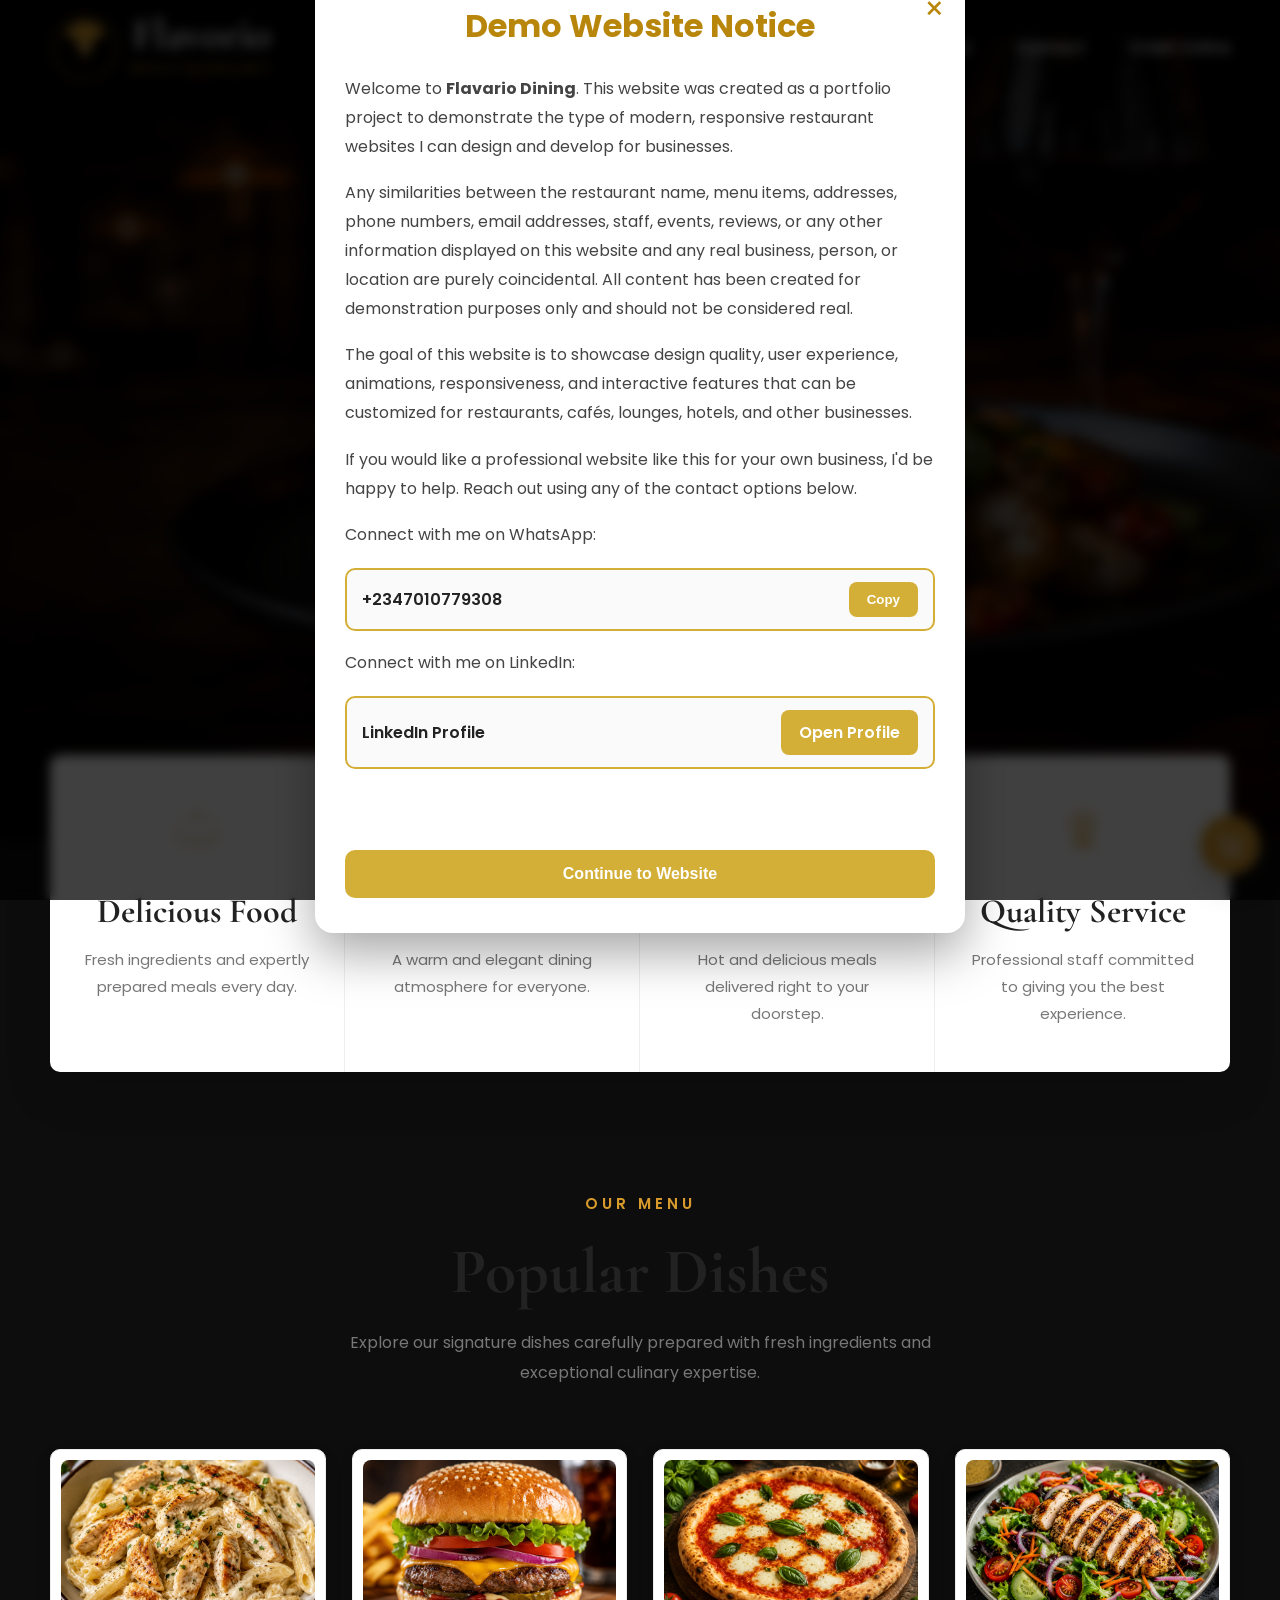
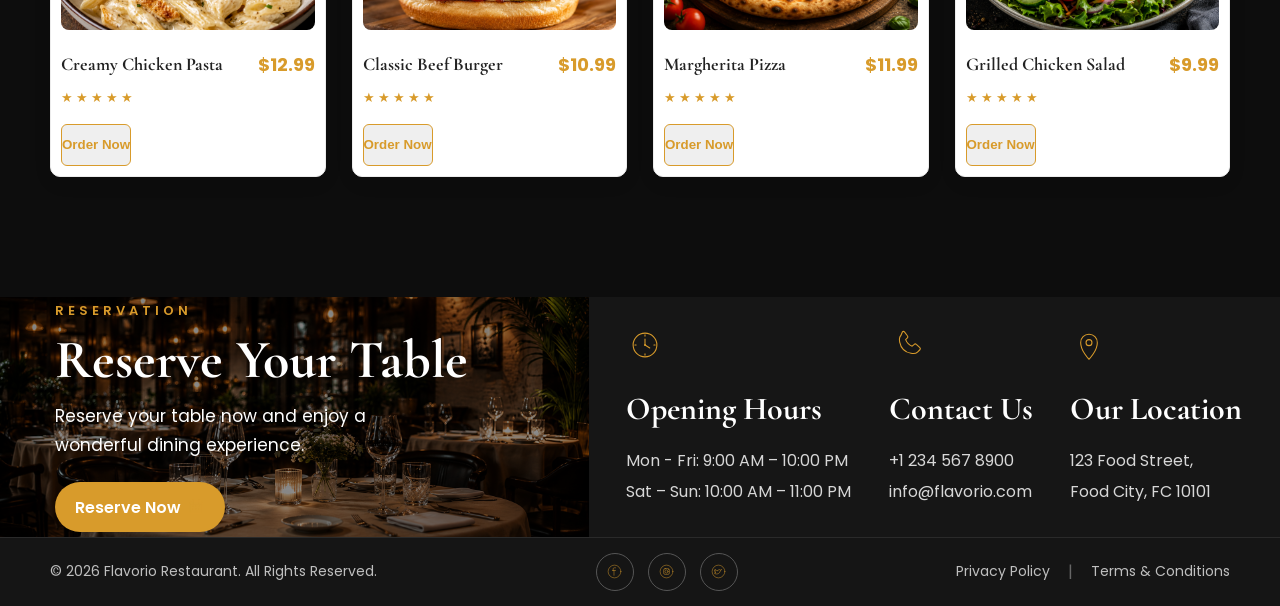
<file: index.html>
<!DOCTYPE html>
<html lang="en">
<head>
  <meta charset="UTF-8">
  <meta http-equiv="X-UA-Compatible" content="IE=Edge">
  <meta name="viewport" content="width=device-width, initial-scale=1">

<meta name="title" content="Flavario-Restaurant Premium Website">
<meta name="description" content="Flavorio is a modern, fully responsive restaurant website featuring elegant UI/UX, interactive food galleries, table reservations, Google Maps integration, smooth animations, and a mobile-first design. Built with clean HTML, CSS, and JavaScript to deliver a premium dining experience.">

<!-- Open Graph / Facebook / WhatsApp / LinkedIn -->
<meta property="og:type" content="website">
<meta property="og:title" content="Flavorio – Premium Restaurant Website">
<meta property="og:description" content="Modern, elegant, and fully responsive restaurant website with interactive menus, reservations, Google Maps integration, smooth animations, and premium UI/UX.">
<meta property="og:image" content="https://flavario-restaurant.onrender.com/Flavario-Image.jpg">
<meta property="og:image:width" content="1200">
<meta property="og:image:height" content="630">
<meta property="og:image:type" content="image/jpeg">
<meta property="og:image:alt" content="Good Food, Good Mood - Flavorio Restaurant">
<meta property="og:url" content="https://flavario-restaurant.onrender.com">
<meta property="og:site_name" content="Flavorio">

<!-- Twitter / X -->
<meta name="twitter:card" content="summary_large_image">
<meta name="twitter:title" content="Flavorio – Premium Restaurant Website">
<meta name="twitter:description" content="A modern restaurant website showcasing elegant design, responsive layouts, reservations, interactive galleries, and premium user experience.">
<meta name="twitter:image" content="https://flavario-restaurant.onrender.com/Flavario-Image.jpg">

<!-- SEO -->
<meta name="keywords" content="Restaurant Website, Flavorio, HTML, CSS, JavaScript, Responsive Website, Frontend Developer, UI UX, Restaurant Design, Portfolio, Web Development">
<meta name="author" content="Frankey">

  <title>Flavario-Restaurant | Homepage</title>
  <link rel="preconnect" href="https://fonts.googleapis.com">

<link rel="preconnect"
href="https://fonts.gstatic.com"
crossorigin>

<link href="https://fonts.googleapis.com/css2?family=Cormorant+Garamond:wght@500;600;700&family=Poppins:wght@300;400;500;600;700&display=swap"
rel="stylesheet">
  
  <link rel="stylesheet" href="style.css">
</head>

<body>
<header class="header">

    <div class="container">

        <a href="#" class="logo">

            <img src="logo.svg" alt="Flavorio Logo" class="logo-img">

            <div class="logo-info">

                <h1 class="logo-title">Flavorio</h1>

                <span class="logo-subtitle">RESTAURANT</span>

            </div>

        </a>

        <nav class="navbar">

            <ul class="nav-list">

                <li>
                    <a href="index.html" class="active">Home</a>
                </li>



                <li>
                    <a href="menu.html">Menu</a>
                </li>

                <li>
                    <a href="gallery.html">Gallery</a>
                </li>

                <li>
                    <a href="reservation.html">Reservations</a>
                </li>
                
                                <li>
                    <a href="about.html">About</a>
                </li>

                <li>
                    <a href="contact.html">Contact</a>
                </li>
                

                <li>
                                        <a href="order.html" >Order Online</a>
                                                        </li>

                


            </ul>

        </nav>


    </div>

</header>

<!--==============================
HERO SECTION
===============================-->

<section class="hero">

    <img src="hero.jpg"
         alt="Restaurant Hero"
         class="hero-image">

    <div class="hero-overlay"></div>

    <div class="hero-container">

        <div class="hero-content">

            <span class="hero-tag">

                WELCOME TO FLAVORIO

            </span>

            <h1 class="hero-title">

                Good Food,<br>
                Good Mood

            </h1>

            <p class="hero-description">

                Experience exceptional dining where every dish is crafted
                with passion, fresh ingredients and unforgettable flavors.

            </p>

            <div class="hero-buttons">

                <a href="menu.html" class="primary-btn">

                    <span>Explore Menu</span>

                    <img src="fork.svg" alt="Fork">

                </a>

<a href="reservation.html" class="secondary-btn">
    Reserve a Table
</a>

            </div>

        </div>

    </div>

</section>

<!--==============================
FEATURES
===============================-->

<section class="features">

    <div class="features-container">

        <div class="feature-item">

            <img src="cloche.svg" alt="Food">

            <h3>Delicious Food</h3>

            <p>
                Fresh ingredients and expertly prepared meals every day.
            </p>

        </div>

        <div class="feature-item">

            <img src="chair.svg" alt="Ambiance">

            <h3>Cozy Ambiance</h3>

            <p>
                A warm and elegant dining atmosphere for everyone.
            </p>

        </div>

        <div class="feature-item">

            <img src="delivery.svg" alt="Delivery">

            <h3>Fast Delivery</h3>

            <p>
                Hot and delicious meals delivered right to your doorstep.
            </p>

        </div>

        <div class="feature-item">

<img srcset="badge.svg" src="badge.svg" alt="badge.svg">

            <h3>Quality Service</h3>

            <p>
                Professional staff committed to giving you the best experience.
            </p>

        </div>

    </div>

</section>

<!--==============================
POPULAR DISHES
===============================-->

<section class="popular">

    <span class="popular-subtitle">
        OUR MENU
    </span>

    <h2 class="popular-title">
        Popular Dishes
    </h2>

    <p class="popular-text">

        Explore our signature dishes carefully prepared with fresh
        ingredients and exceptional culinary expertise.

    </p>


</a>
<div class="popular-grid">
    


    <div class="menu-card">

        <img src="pasta.jpg" alt="Creamy Chicken Pasta">

        <div class="menu-content">

            <div class="menu-header">

                <h3>Creamy Chicken Pasta</h3>

                <span>$12.99</span>

            </div>

            <div class="stars">

                ★ ★ ★ ★ ★

            </div>

<button class="menu-btn add-home-order"
    data-id="pasta1"
    data-name="Creamy Chicken Pasta"
    data-image="pasta.jpg"
    data-price="12.99">
    Order Now
</button>

        </div>

    </div>

    <div class="menu-card">

        <img src="burger.jpg" alt="Burger">

        <div class="menu-content">

            <div class="menu-header">

                <h3>Classic Beef Burger</h3>

                <span>$10.99</span>

            </div>

            <div class="stars">

                ★ ★ ★ ★ ★

            </div>

<button class="menu-btn add-home-order"
    data-id="burger1"
    data-name="Classic Beef Burger"
    data-image="burger.jpg"
    data-price="10.99">
    Order Now
</button>

        </div>

    </div>

    <div class="menu-card">

        <img src="pizza.jpg" alt="Pizza">

        <div class="menu-content">

            <div class="menu-header">

                <h3>Margherita Pizza</h3>

                <span>$11.99</span>

            </div>

            <div class="stars">

                ★ ★ ★ ★ ★

            </div>

<button class="menu-btn add-home-order"
    data-id="pizza1"
    data-name="Margherita Pizza"
    data-image="pizza.jpg"
    data-price="11.99">
    Order Now
</button>

        </div>

    </div>

    <div class="menu-card">

        <img src="salad.jpg" alt="Salad">

        <div class="menu-content">

            <div class="menu-header">

                <h3>Grilled Chicken Salad</h3>

                <span>$9.99</span>

            </div>

            <div class="stars">

                ★ ★ ★ ★ ★

            </div>

<button class="menu-btn add-home-order"
    data-id="salad1"
    data-name="Grilled Chicken Salad"
    data-image="salad.jpg"
    data-price="9.99">
    Order Now
</button>

        </div>

    </div>

</div>

</section>


<!--==============================
RESERVATION
===============================-->

<section class="reservation-section">

    <div class="reservation-card">

        <img src="reservation.jpg" alt="Reservation">

        <div class="reservation-overlay">

            <span>RESERVATION</span>

            <h2>Reserve Your Table</h2>

            <p>

                Reserve your table now and enjoy
                a wonderful dining experience.

            </p>

      <a href="reservation.html" class="book-btn">
    Reserve Now
    <img src="calendar.svg" alt="Calendar">
</a>

        </div>

    </div>


    <div class="info-section">

        <div class="info-box">

            <img src="clock.svg" alt="Clock">

            <h3>Opening Hours</h3>

            <p>Mon - Fri: 9:00 AM – 10:00 PM</p>

            <p>Sat – Sun: 10:00 AM – 11:00 PM</p>

        </div>

        <div class="info-box">

            <img src="phone.svg" alt="Phone">

            <h3>Contact Us</h3>

            <p>+1 234 567 8900</p>

            <p>info@flavorio.com</p>

        </div>

        <div class="info-box">

            <img src="location.svg" alt="Location">

            <h3>Our Location</h3>

            <p>123 Food Street,</p>

            <p>Food City, FC 10101</p>

        </div>

    </div>

</section>

<!--==================================
FOOTER
===================================-->

<footer class="footer">

    <div class="footer-container">

        <div class="footer-left">

            © 2026 Flavorio Restaurant. All Rights Reserved.

        </div>

        <div class="footer-social">

            <a href="#">

                <img src="facebook.svg" alt="Facebook">

            </a>

            <a href="#">

                <img src="instagram.svg" alt="Instagram">

            </a>

            <a href="#">

                <img src="twitter.svg" alt="Twitter">

            </a>

        </div>

        <div class="footer-right">

            <a href="#">Privacy Policy</a>

            <span>|</span>

            <a href="#">Terms & Conditions</a>

        </div>

    </div>

</footer>

<!-- BOOKING MODAL -->

<div class="booking-modal" id="bookingModal">

    <div class="booking-box">

        <button class="close-modal">&times;</button>

        <h2>Reserve Your Table</h2>

        <p>Book a table and enjoy an unforgettable dining experience.</p>

        <form>

            <div class="input-group">

                <label>Full Name</label>

                <input type="text" placeholder="Enter your name" required>

            </div>

            <div class="input-group">

                <label>Email</label>

                <input type="email" placeholder="Enter your email" required>

            </div>

            <div class="input-group">

                <label>Phone Number</label>

                <input type="tel" placeholder="Enter phone number" required>

            </div>

            <div class="double-input">

                <div class="input-group">

                    <label>Date</label>

                    <input type="date" required>

                </div>

                <div class="input-group">

                    <label>Time</label>

                    <input type="time" required>

                </div>

            </div>

            <div class="input-group">

                <label>Guests</label>

                <select required>

                    <option>1 Person</option>
                    <option>2 People</option>
                    <option>3 People</option>
                    <option>4 People</option>
                    <option>5 People</option>
                    <option>6+ People</option>

                </select>

            </div>

            <button class="reserve-btn" type="submit">

                Reserve Table

            </button>

        </form>

    </div>

</div>

<div id="demoModal" class="modal">
    <div class="modal-content">

        <span class="close-btn">&times;</span>

        <h2>Demo Website Notice</h2>

        <p>
            Welcome to <strong>Flavario Dining</strong>. This website was
            created as a portfolio project to demonstrate the type of
            modern, responsive restaurant websites I can design and develop
            for businesses.
        </p>

        <p>
            Any similarities between the restaurant name, menu items,
            addresses, phone numbers, email addresses, staff, events,
            reviews, or any other information displayed on this website and
            any real business, person, or location are purely coincidental.
            All content has been created for demonstration purposes only and
            should not be considered real.
        </p>

        <p>
            The goal of this website is to showcase design quality,
            user experience, animations, responsiveness, and interactive
            features that can be customized for restaurants, cafés,
            lounges, hotels, and other businesses.
        </p>

        <p>
            If you would like a professional website like this for your own
            business, I'd be happy to help. Reach out using any of the
            contact options below.
        </p>

        <!-- WhatsApp -->
        
        <p>Connect with me on WhatsApp:</p>
        <div class="contact-box">
            <span id="whatsappNumber">+2347010779308</span>
            <button id="copyWhatsappBtn">Copy</button>
        </div>

        <!-- LinkedIn -->
<p>Connect with me on LinkedIn:</p>

<div class="contact-box">
    <span>LinkedIn Profile</span>

    <a href="https://www.linkedin.com/in/your-linkedin-username"
       target="_blank"
       rel="noopener noreferrer"
       class="linkedin-btn">
        Open Profile
    </a>
</div>

        <p id="copyMessage"></p>

        <button id="closeModalBtn">
            Continue to Website
        </button>

    </div>
</div>

<script>
    const modal = document.getElementById("demoModal");
const closeBtn = document.querySelector(".close-btn");
const continueBtn = document.getElementById("closeModalBtn");
const copyMessage = document.getElementById("copyMessage");

window.addEventListener("load", () => {
    modal.style.display = "flex";
});

closeBtn.addEventListener("click", () => {
    modal.style.display = "none";
});

continueBtn.addEventListener("click", () => {
    modal.style.display = "none";
});

window.addEventListener("click", (e) => {
    if (e.target === modal) {
        modal.style.display = "none";
    }
});

document.getElementById("copyWhatsappBtn").addEventListener("click", async () => {
    const text = document.getElementById("whatsappNumber").textContent;

    await navigator.clipboard.writeText(text);

    copyMessage.textContent = "WhatsApp number copied!";
});
</script>

<!-- ==========================
     MINI CART
========================== -->

<div class="mini-cart-overlay"></div>

<div class="mini-cart" id="miniCart">

    <div class="mini-cart-header">

        <h3>Your Order</h3>

        <button id="closeMiniCart">&times;</button>

    </div>

    <div class="mini-cart-items" id="miniCartItems">

        <p class="empty-cart">
            Your cart is empty.
        </p>

    </div>

    <div class="mini-cart-footer">

        <div class="mini-total">

            <span>Subtotal</span>

            <strong id="miniSubtotal">$0.00</strong>

        </div>

        <a href="order.html" class="view-cart-btn">

            View Cart →

        </a>

    </div>

</div>
<a href="order.html" class="floating-cart">

    <img src="cart.svg" alt="Cart">

    <span id="cart-count-floating" class="cart-count">0</span>

</a>

<div id="desktopModal" class="desktop-modal">

    <div class="desktop-modal-content">

        <h2><img src="laptop.svg" alt="laptop.svg"><br /> Best Viewed in Desktop Mode</h2>

        <p>
            This website was designed primarily for desktop viewing to
            showcase its full layout, animations, and interactive features.
        </p>

        <p>
            If you're using a phone or tablet, we recommend enabling
            <strong>"Desktop site"</strong> in your browser for the best
            experience.
        </p>

        <button id="desktopContinueBtn">
            Continue Anyway
        </button>

    </div>

</div>
<div id="toast" class="toast"></div>
<script>
    document.addEventListener("click", function(e){

    if(!e.target.classList.contains("add-home-order")) return;

    const item = {

        id: e.target.dataset.id,
        name: e.target.dataset.name,
        image: e.target.dataset.image,
        price: Number(e.target.dataset.price),
        quantity: 1

    };

    let cart = JSON.parse(localStorage.getItem("flavorioCart")) || [];

    const existing = cart.find(food => food.id === item.id);

    if(existing){

        existing.quantity++;

    }else{

        cart.push(item);

    }

    localStorage.setItem("flavorioCart", JSON.stringify(cart));

    updateCartCount();
    renderMiniCart();
    openMiniCart();

    toast(item.name + " added to your order.");

});

function toast(message){

    const el = document.getElementById("toast");

    el.textContent = message;

    el.classList.add("show");

    clearTimeout(el.timer);

    el.timer = setTimeout(() => {
        el.classList.remove("show");
    }, 2500);

}

function updateCartCount(){

    const cart = JSON.parse(localStorage.getItem("flavorioCart")) || [];

    const total = cart.reduce((sum,item)=>sum+item.quantity,0);

    const badge = document.getElementById("cart-count");
    const floating = document.getElementById("cart-count-floating");

    if(badge){

        badge.textContent = total;
        badge.style.display = total ? "flex" : "none";

    }

    if(floating){

        floating.textContent = total;
        floating.style.display = total ? "flex" : "none";

    }

}

function renderMiniCart(){

    const cart = JSON.parse(localStorage.getItem("flavorioCart")) || [];

    if(cart.length === 0){

        miniItems.innerHTML = `
            <p class="empty-cart">
                Your cart is empty.
            </p>
        `;

        miniSubtotal.textContent = "$0.00";

        return;

    }

    let subtotal = 0;

    miniItems.innerHTML = "";

    cart.forEach(item=>{

        subtotal += item.price * item.quantity;

        miniItems.innerHTML += `

            <div class="mini-cart-item">

                <img src="${item.image}" alt="${item.name}">

                <div class="mini-item-info">

                    <h4>${item.name}</h4>

                    <p>

                        $${item.price.toFixed(2)} × ${item.quantity}

                    </p>

                </div>

            </div>

        `;

    });

    miniSubtotal.textContent = "$" + subtotal.toFixed(2);

}

function openMiniCart(){

    renderMiniCart();

    miniCart.classList.add("show");
    miniOverlay.classList.add("show");

    clearTimeout(miniCartTimer);

    miniCartTimer = setTimeout(() => {
        closeMini();
    }, 3000);

}

function closeMini(){

    miniCart.classList.remove("show");

    miniOverlay.classList.remove("show");

}

let miniCartTimer;

const miniCart = document.getElementById("miniCart");
const miniOverlay = document.querySelector(".mini-cart-overlay");
const miniItems = document.getElementById("miniCartItems");
const miniSubtotal = document.getElementById("miniSubtotal");
const closeMiniCart = document.getElementById("closeMiniCart");

closeMiniCart.onclick = closeMini;
miniOverlay.onclick = closeMini;


updateCartCount();

const desktopModal = document.getElementById("desktopModal");
const desktopContinueBtn = document.getElementById("desktopContinueBtn");

window.addEventListener("load", () => {

    if(window.innerWidth <= 992){

        setTimeout(() => {

            desktopModal.style.display = "flex";

        }, 800);

    }

});

desktopContinueBtn.onclick = function(){

    desktopModal.style.display = "none";

};
</script>
</body>
</html>
</file>
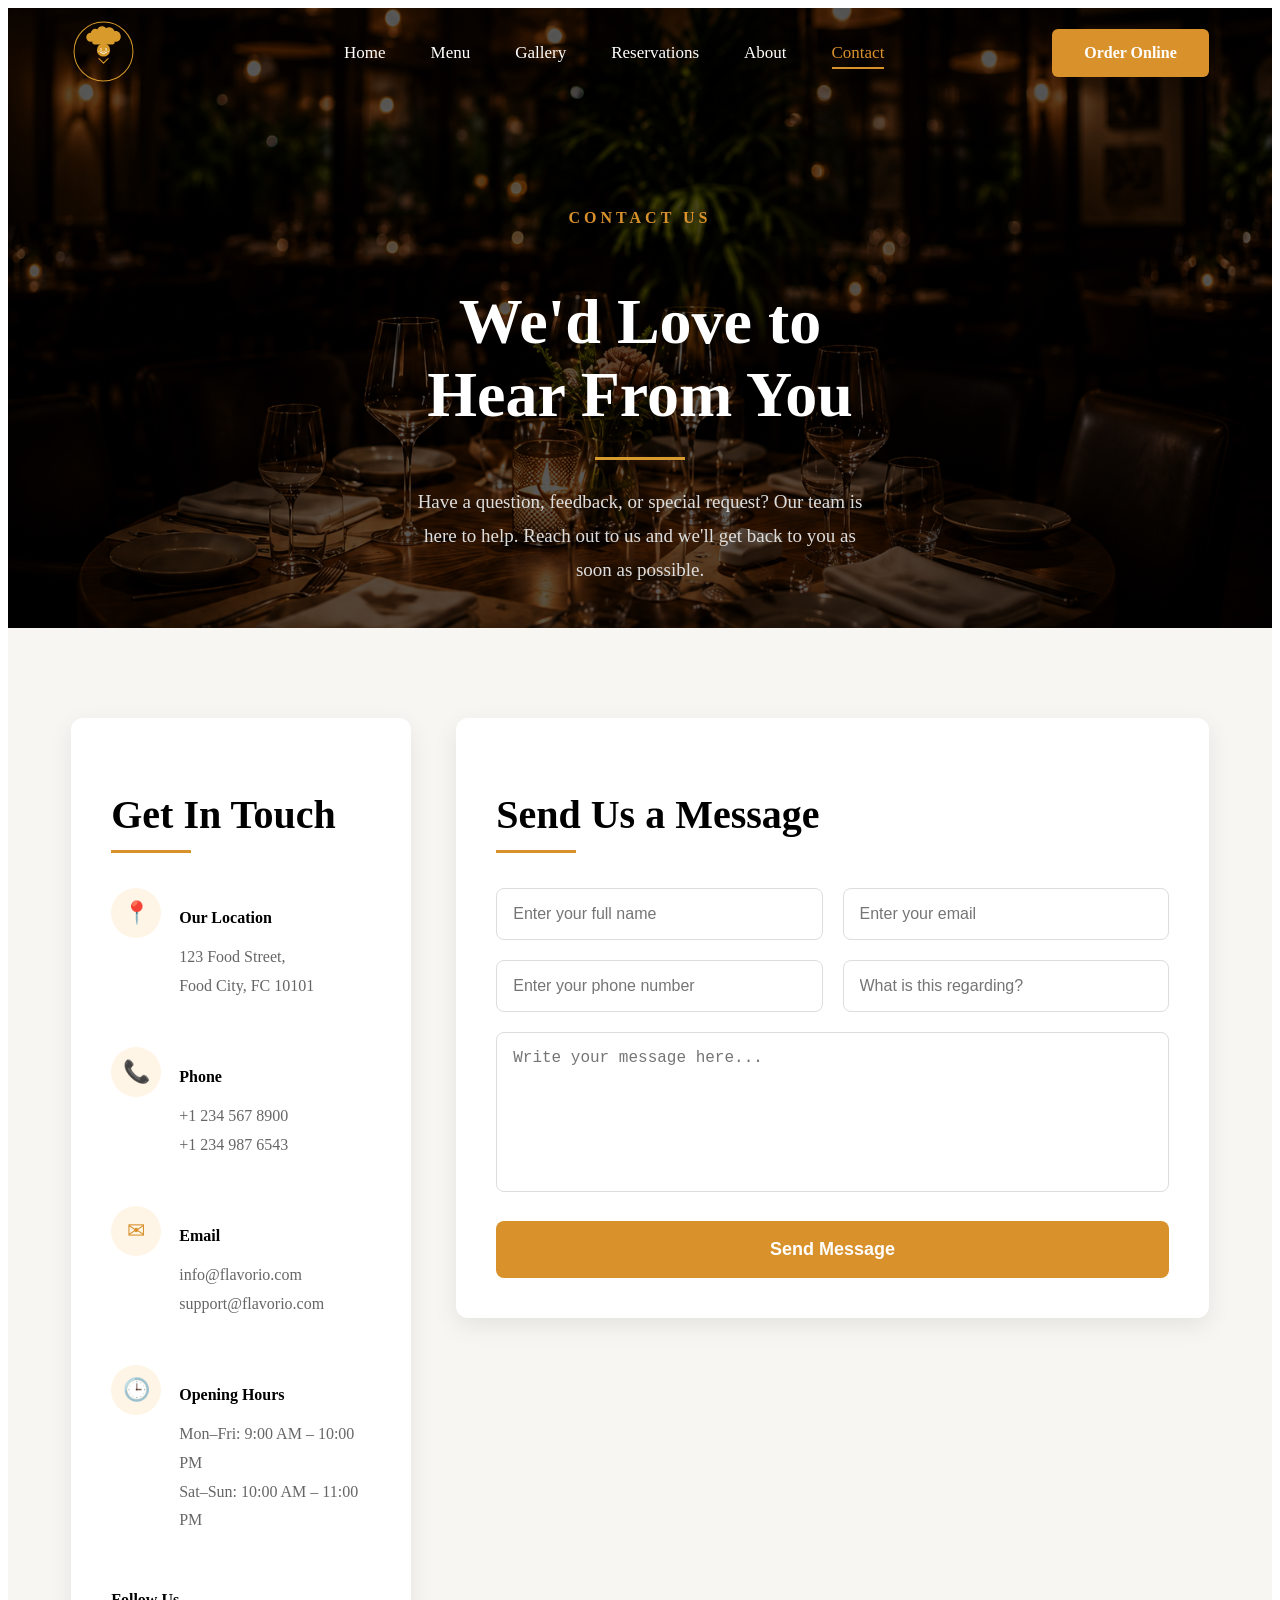
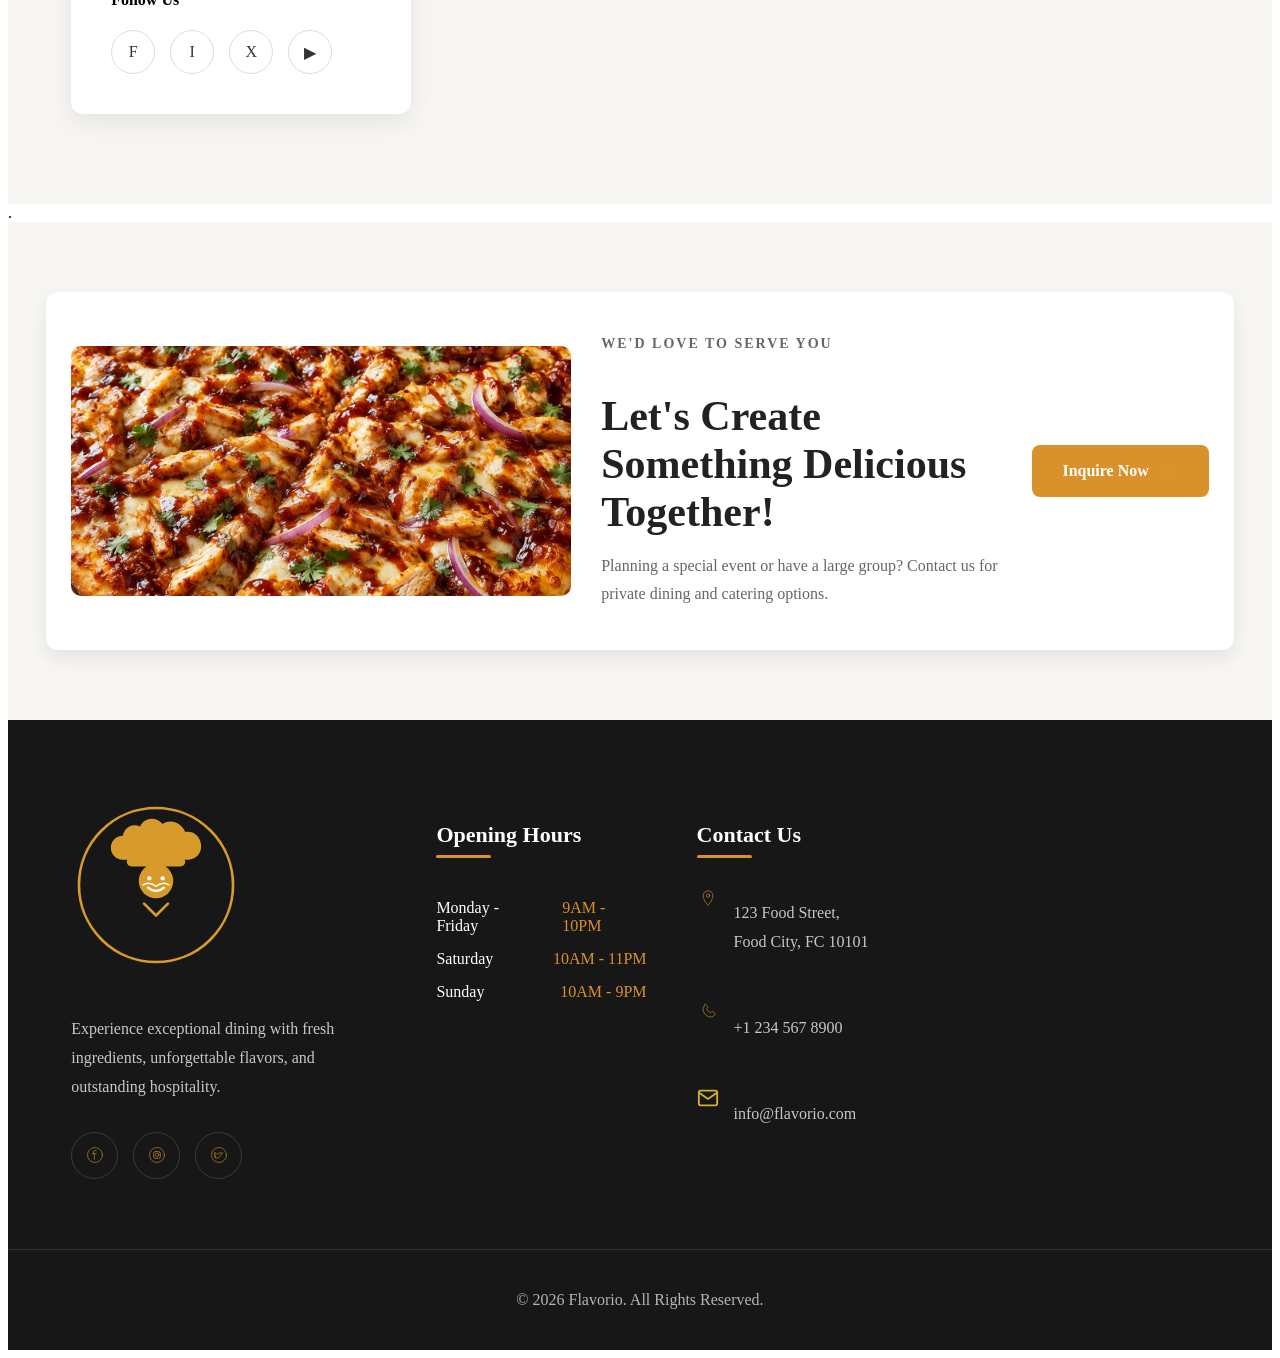
<file: contact.html>
<!DOCTYPE html>
<html>

<head>
        <meta charset="UTF-8">
        <meta name="viewport" content="width=device-width, initial-scale=1">
        <title>Flavario-Restaurant | Contact Page</title>
        <link rel="stylesheet" href="contact.css">
</head>

<body>
        <header class="contact-header">

    <nav class="navbar">

        <div class="logo">

            <img src="logo.svg" alt="Flavorio">

        </div>

        <ul class="nav-links">

            <li><a href="index.html">Home</a></li>

           
            <li><a href="menu.html">Menu</a></li>

            <li><a href="gallery.html">Gallery</a></li>

            <li><a href="reservation.html">Reservations</a></li>
            
             <li><a href="about.html">About</a></li>


            <li><a class="active" href="contact.html">Contact</a></li>

        </ul>

        <a href="order.html" class="order-btn">
            Order Online
        </a>

    </nav>

    <div class="hero-content">

        <p class="sub-title">
            CONTACT US
        </p>

        <h1>
            We'd Love to <br>
            Hear From You
        </h1>

        <div class="divider"></div>

        <p class="hero-text">

            Have a question, feedback, or special request?

            Our team is here to help. Reach out to us

            and we'll get back to you as soon as possible.

        </p>

    </div>

</header>

<section class="contact-section">

    <div class="contact-container">

        <!-- Left Side -->

        <div class="contact-info">

            <h2>Get In Touch</h2>

            <div class="section-divider"></div>

            <div class="info-box">

                <div class="icon">📍</div>

                <div>

                    <h4>Our Location</h4>

                    <p>123 Food Street,<br>
                    Food City, FC 10101</p>

                </div>

            </div>

            <div class="info-box">

                <div class="icon">📞</div>

                <div>

                    <h4>Phone</h4>

                    <p>
                        +1 234 567 8900 <br>
                        +1 234 987 6543
                    </p>

                </div>

            </div>

            <div class="info-box">

                <div class="icon">✉</div>

                <div>

                    <h4>Email</h4>

                    <p>

                        info@flavorio.com <br>

                        support@flavorio.com

                    </p>

                </div>

            </div>

            <div class="info-box">

                <div class="icon">🕒</div>

                <div>

                    <h4>Opening Hours</h4>

                    <p>

                        Mon–Fri: 9:00 AM – 10:00 PM <br>

                        Sat–Sun: 10:00 AM – 11:00 PM

                    </p>

                </div>

            </div>

            <div class="social">

                <h4>Follow Us</h4>

                <div class="social-icons">

                    <a href="#">F</a>

                    <a href="#">I</a>

                    <a href="#">X</a>

                    <a href="#">▶</a>

                </div>

            </div>

        </div>

        <!-- Right Side -->

        <div class="contact-form">

            <h2>Send Us a Message</h2>

            <div class="section-divider"></div>

           <form id="contactForm">

    <div class="input-group">

        <input
            type="text"
            id="fullName"
            placeholder="Enter your full name"
            required>

        <input
            type="email"
            placeholder="Enter your email"
            required>


                <input  
                type="tel"  
                placeholder="Enter your phone number">  

                <input  
                type="text"  
                placeholder="What is this regarding?">  

            </div>  

            <textarea  
            rows="7"  
            placeholder="Write your message here..."  
            required></textarea>
            
                <button type="submit">
        Send Message
    </button>

    </div>




</form>

        </div>

    </div>

</section>.

<section class="cta-section">

    <div class="cta-container">

        <div class="cta-image">

            <img src="catering.jpg" alt="Catering">

        </div>

        <div class="cta-content">

            <p class="cta-subtitle">
                WE'D LOVE TO SERVE YOU
            </p>

            <h2>
                Let's Create Something Delicious Together!
            </h2>

            <p>
                Planning a special event or have a large group?
                Contact us for private dining and catering options.
            </p>

        </div>

        <div class="cta-button">

            <a href="#">

                Inquire Now

                <img src="calendar.svg" alt="Calendar">

            </a>

        </div>

    </div>

</section>
<footer class="footer">

    <div class="footer-container">

        <!-- Logo & About -->

        <div class="footer-column">

            <img src="logo.svg"
                 alt="Flavorio"
                 class="footer-logo">

            <p>
                Experience exceptional dining with fresh
                ingredients, unforgettable flavors, and
                outstanding hospitality.
            </p>

            <div class="footer-social">

                <a href="#">
                    <img src="facebook.svg" alt="Facebook">
                </a>

                <a href="#">
                    <img src="instagram.svg" alt="Instagram">
                </a>

                <a href="#">
                    <img src="twitter.svg" alt="Twitter">
                </a>

            </div>

        </div>

        <!-- Opening Hours -->

        <div class="footer-column">

            <h3>Opening Hours</h3>

            <ul class="hours">

                <li>Monday - Friday <span>9AM - 10PM</span></li>

                <li>Saturday <span>10AM - 11PM</span></li>

                <li>Sunday <span>10AM - 9PM</span></li>

            </ul>

        </div>


        <!-- Contact -->

        <div class="footer-column">

            <h3>Contact Us</h3>

            <div class="footer-contact">

                <div>

                    <img src="location.svg" alt="Location">

                    <p>
                        123 Food Street,<br>
                        Food City, FC 10101
                    </p>

                </div>

                <div>

                    <img src="phone.svg" alt="Phone">

                    <p>
                        +1 234 567 8900
                    </p>

                </div>

                <div>

                    <img src="email.svg" alt="Email">

                    <p>
                        info@flavorio.com
                    </p>

                </div>

            </div>

        </div>

    </div>


    <div class="footer-bottom">

        <p>
            © 2026 Flavorio. All Rights Reserved.
        </p>

    </div>

</footer>
<div id="messageModal" class="message-modal">

    <div class="message-box">

        <img src="check-circle.svg" alt="Success">

        <h2>Message Sent</h2>

        <p id="messageText"></p>

        <button id="closeMessageBtn">Done</button>

    </div>

</div>

<script>
    const form = document.getElementById("contactForm");

const modal = document.getElementById("messageModal");

const messageText = document.getElementById("messageText");

const closeBtn = document.getElementById("closeMessageBtn");

form.addEventListener("submit", function(e){

    e.preventDefault();

    const name = document.getElementById("fullName").value.trim();

    messageText.textContent =
    `Dear ${name}, we've received your message and will get back to you shortly. Thank you for contacting Flavorio.`;

    modal.classList.add("show");

    form.reset();

});

closeBtn.addEventListener("click", function(){

    modal.classList.remove("show");

});
</script>
</body>
</body>

</html>
</file>
<file: style.css>
/*==========================
GOOGLE FONT
===========================*/

@import url('https://fonts.googleapis.com/css2?family=Cormorant+Garamond:wght@600;700&family=Poppins:wght@300;400;500;600&display=swap');

/*==========================
RESET
===========================*/

*{
    margin:0;
    padding:0;
    box-sizing:border-box;
}

body{

    background:#0d0d0d;
    font-family:'Poppins',sans-serif;

}

/*==========================
HEADER
===========================*/

.header{

    position:absolute;

    top:0;

    left:0;

    width:100%;

    height:95px;

    z-index:999;

}

.container{

    width:1180px;

    max-width:94%;

    height:100%;

    margin:auto;

    display:flex;

    justify-content:space-between;

    align-items:center;

}

/*==========================
LOGO
===========================*/

.logo{

    display:flex;

    align-items:center;

    text-decoration:none;

}

.logo-img{

    width:70px;

    height:70px;

    object-fit:contain;

}

.logo-info{

    margin-left:12px;

}

.logo-title{

    font-family:'Cormorant Garamond',serif;

    font-size:43px;

    line-height:35px;

    color:#ffffff;

    font-weight:700;

}

.logo-subtitle{

    display:block;

    margin-top:8px;

    color:#d89b2b;

    font-size:12px;

    font-weight:600;

    letter-spacing:6px;

}

/*==========================
NAVIGATION
===========================*/

.navbar{

    margin-left:45px;

}

.nav-list{

    display:flex;

    align-items:center;

    gap:44px;

    list-style:none;

}

.nav-list li{

    position:relative;

}

.nav-list a{

    text-decoration:none;

    color:#ffffff;

    font-size:16px;

    font-weight:500;

    transition:.3s;

}

.nav-list a:hover{

    color:#d89b2b;

}

.nav-list a.active{

    color:#d89b2b;

}

.nav-list a.active::after{

    content:"";

    position:absolute;

    left:0;

    bottom:-12px;

    width:100%;

    height:2px;

    background:#d89b2b;

}

/*==========================
ORDER BUTTON
===========================*/

.order-btn{

    width:165px;

    height:52px;

    border-radius:6px;

    background:#d89b2b;

    display:flex;

    justify-content:center;

    align-items:center;

    gap:12px;

    text-decoration:none;

    color:#ffffff;

    font-size:15px;

    font-weight:600;

    transition:.3s;

}

.order-btn:hover{

    background:#bf841f;

}

.order-btn img{

    width:18px;

    height:18px;

}

/*==============================
HERO
===============================*/

.hero{

    position:relative;

    width:100%;

    height:840px;

    overflow:hidden;

}

.hero-image{

    position:absolute;

    inset:0;

    width:100%;

    height:100%;

    object-fit:cover;

}

.hero-overlay{

    position:absolute;

    inset:0;

    background:rgba(0,0,0,.48);

}

.hero-container{

    position:relative;

    z-index:2;

    width:1180px;

    max-width:94%;

    height:100%;

    margin:auto;

    display:flex;

    align-items:center;

}

.hero-content{

    width:560px;

    margin-top:70px;

}

.hero-tag{

    display:block;

    color:#d89b2b;

    font-family:'Poppins',sans-serif;

    font-size:15px;

    font-weight:600;

    letter-spacing:4px;

    margin-bottom:22px;

}

.hero-title{

    color:#ffffff;

    font-family:'Cormorant Garamond',serif;

    font-size:92px;

    font-weight:700;

    line-height:.95;

    margin-bottom:30px;

}

.hero-description{

    color:rgba(255,255,255,.85);

    font-size:18px;

    line-height:1.9;

    max-width:520px;

    margin-bottom:45px;

}

.hero-buttons{

    display:flex;

    align-items:center;

    gap:20px;

}

.primary-btn{

    width:200px;

    height:58px;

    background:#d89b2b;

    border-radius:6px;

    display:flex;

    justify-content:center;

    align-items:center;

    gap:12px;

    color:#fff;

    text-decoration:none;

    font-weight:600;

    transition:.3s;

}

.primary-btn:hover{

    background:#bf8420;

}

.primary-btn img{

    width:18px;

    height:18px;

}

.secondary-btn{

    width:180px;

    height:58px;

    border:2px solid #ffffff;

    border-radius:6px;

    display:flex;

    justify-content:center;

    align-items:center;

    text-decoration:none;

    color:#ffffff;

    font-weight:600;

    transition:.3s;

}

.secondary-btn:hover{

    background:#ffffff;

    color:#111;

}

/*==============================
FEATURES
===============================*/

.features{

    position:relative;

    margin-top:-85px;

    z-index:10;

}

.features-container{

    width:1180px;

    max-width:94%;

    margin:auto;

    background:#ffffff;

    border-radius:10px;

    display:grid;

    grid-template-columns:repeat(4,1fr);

    box-shadow:0 20px 50px rgba(0,0,0,.12);

    overflow:hidden;

}

.feature-item{

    padding:45px 30px;

    text-align:center;

    border-right:1px solid #eeeeee;

}

.feature-item:last-child{

    border-right:none;

}

.feature-item img{

    width:62px;

    height:62px;

    margin-bottom:22px;

}

.feature-item h3{

    font-family:'Cormorant Garamond',serif;

    font-size:34px;

    color:#222;

    margin-bottom:14px;

}

.feature-item p{

    color:#777;

    font-size:15px;

    line-height:1.8;

}

/*==============================
POPULAR DISHES
===============================*/

.popular{

    width:1180px;
    max-width:94%;
    margin:120px auto;

}

.popular-subtitle{

    display:block;
    text-align:center;

    color:#d89b2b;

    font-size:15px;

    font-weight:600;

    letter-spacing:4px;

}

.popular-title{

    text-align:center;

    font-family:'Cormorant Garamond',serif;

    font-size:64px;

    color:#222;

    margin:18px 0;

}

.popular-text{

    width:620px;

    max-width:100%;

    margin:auto;

    text-align:center;

    color:#777;

    line-height:1.9;

}

.popular-grid{

    margin-top:70px;

    display:grid;

    grid-template-columns:repeat(4,1fr);

    gap:28px;

}

.food-card{

    background:#fff;

    border-radius:12px;

    overflow:hidden;

    box-shadow:0 18px 40px rgba(0,0,0,.08);

    transition:.35s;

}

.food-card:hover{

    transform:translateY(-8px);

}

.food-card img{

    width:100%;

    height:245px;

    object-fit:cover;

}

.food-content{

    padding:24px;

}

.food-content h3{

    font-family:'Cormorant Garamond',serif;

    font-size:32px;

    color:#222;

    margin-bottom:12px;

}

.food-content p{

    color:#777;

    line-height:1.8;

    margin-bottom:22px;

}

.food-bottom{

    display:flex;

    justify-content:space-between;

    align-items:center;

}

.food-price{

    color:#d89b2b;

    font-size:28px;

    font-weight:600;

}

.cart-btn{

    width:46px;

    height:46px;

    border:none;

    border-radius:50%;

    background:#d89b2b;

    display:flex;

    justify-content:center;

    align-items:center;

    cursor:pointer;

}

.cart-btn img{

    width:18px;

    height:18px;

}

/*================================
RESERVATION
================================*/

.reservation{

    width:100%;

    display:grid;

    grid-template-columns:1fr 1fr;

    margin:120px 0;

    background:#111;

}

.reservation-image{

    height:600px;

}

.reservation-image img{

    width:100%;

    height:100%;

    object-fit:cover;

    display:block;

}

.reservation-content{

    background:#1b1b1b;

    color:#fff;

    padding:90px 80px;

    display:flex;

    flex-direction:column;

    justify-content:center;

}

.reservation-subtitle{

    color:#d89b2b;

    letter-spacing:4px;

    font-size:15px;

    font-weight:600;

    margin-bottom:20px;

}

.reservation-title{

    font-family:'Cormorant Garamond',serif;

    font-size:64px;

    line-height:1.1;

    margin-bottom:25px;

}

.reservation-content p{

    color:#cfcfcf;

    line-height:1.9;

    margin-bottom:40px;

}

.reservation-btn{

    width:180px;

    height:55px;

    background:#d89b2b;

    color:#fff;

    display:flex;

    justify-content:center;

    align-items:center;

    text-decoration:none;

    border-radius:6px;

    font-weight:600;

    transition:.3s;

}

.reservation-btn:hover{

    background:#be8420;

}

/*==============================
RESERVATION
===============================*/

.reservation-section{

    display:grid;

    grid-template-columns:48% 52%;

    background:#171717;

}

.reservation-card{

    position:relative;

    height:240px;

}

.reservation-card img{

    width:100%;

    height:100%;

    object-fit:cover;

}

.reservation-overlay{

    position:absolute;

    inset:0;

    background:rgba(0,0,0,.45);

    display:flex;

    flex-direction:column;

    justify-content:center;

    padding-left:70px;

}

.reservation-overlay span{

    color:#d89b2b;

    font-size:13px;

    letter-spacing:4px;

    font-weight:600;

}

.reservation-overlay h2{

    color:#fff;

    font-family:'Cormorant Garamond',serif;

    font-size:54px;

    margin:10px 0;

}

.reservation-overlay p{

    color:#fff;

    line-height:1.8;

    margin-bottom:25px;

}

.book-btn{

    width:170px;

    height:48px;

    background:#d89b2b;

    border-radius:6px;

    display:flex;

    align-items:center;

    justify-content:center;

    gap:10px;

    color:#fff;

    text-decoration:none;

    font-weight:600;

}

.book-btn img{

    width:18px;

}

.info-section{

    display:flex;

    justify-content:space-evenly;

    align-items:center;

}

.info-box{

    color:#fff;

}

.info-box img{

    width:38px;

    margin-bottom:18px;

}

.info-box h3{

    font-family:'Cormorant Garamond',serif;

    font-size:32px;

    margin-bottom:18px;

}

.info-box p{

    color:#d7d7d7;

    line-height:1.9;

}

.popular-grid{

    display:grid;

    grid-template-columns:repeat(4,1fr);

    gap:26px;

    margin-top:60px;

}

.menu-card{

    background:#fff;

    border:1px solid #ececec;

    border-radius:10px;

    padding:10px;

    box-shadow:0 6px 20px rgba(0,0,0,.06);

}

.menu-card img{

    width:100%;

    height:170px;

    object-fit:cover;

    border-radius:8px;

}

.menu-content{

    padding-top:14px;

}

.menu-header{

    display:flex;

    justify-content:space-between;

    align-items:center;

}

.menu-header h3{

    font-size:18px;

    font-family:'Cormorant Garamond',serif;

    color:#222;

}

.menu-header span{

    color:#d89b2b;

    font-weight:700;

    font-size:18px;

}

.stars{

    color:#d89b2b;

    margin:10px 0 16px;

    font-size:13px;

}

.menu-btn{

    display:flex;

    justify-content:center;

    align-items:center;

    height:42px;

    border:1px solid #d89b2b;

    border-radius:6px;

    text-decoration:none;

    color:#d89b2b;

    font-weight:600;

    transition:.3s;

}

.menu-btn:hover{

    background:#d89b2b;

    color:#fff;

}
.book-btn{

    width:170px;

    height:50px;

    background:#d89b2b;

    border-radius:25px;

    display:flex;

    align-items:center;

    justify-content:center;

    gap:5px;

    color:#fff;

    text-decoration:none;

    font-weight:600;

}


.book-btn:hover{

    background:#c48822;

}

.book-btn img{

    width:20px;

    height:20px;

    object-fit:contain;

}
.reservation-overlay{

    position:absolute;

    inset:0;

    display:flex;

    flex-direction:column;

    justify-content:center;

    align-items:flex-start;

    padding-left:55px;

    background:rgba(0,0,0,.45);

}

.reservation-overlay h2{

    font-family:'Cormorant Garamond',serif;

    font-size:54px;

    color:#fff;

    margin:6px 0 10px;

}

.reservation-overlay p{

    color:#fff;

    font-size:17px;

    line-height:1.7;

    margin-bottom:22px;

    max-width:320px;

}
.reservation-section{

    display:grid;

    grid-template-columns:46% 54%;

    background:#161616;

}
/*==================================
FOOTER
===================================*/

.footer{

    width:100%;

    background:#151515;

    border-top:1px solid #2a2a2a;

}

.footer-container{

    width:1180px;

    max-width:94%;

    margin:auto;

    height:68px;

    display:flex;

    align-items:center;

    justify-content:space-between;

}

.footer-left{

    color:#bfbfbf;

    font-size:14px;

}

.footer-social{

    display:flex;

    gap:14px;

}

.footer-social a{

    width:38px;

    height:38px;

    border:1px solid #555;

    border-radius:50%;

    display:flex;

    align-items:center;

    justify-content:center;

    transition:.3s;

}

.footer-social a:hover{

    border-color:#d89b2b;

    background:#d89b2b;

}

.footer-social img{

    width:17px;

    height:17px;

}

.footer-right{

    display:flex;

    align-items:center;

    gap:18px;

}

.footer-right span{

    color:#666;

}

.footer-right a{

    color:#bfbfbf;

    text-decoration:none;

    font-size:14px;

    transition:.3s;

}

.footer-right a:hover{

    color:#d89b2b;

}

/*=========================
BOOKING MODAL
==========================*/

.booking-modal{

    position:fixed;

    inset:0;

    background:rgba(0,0,0,.65);

    display:flex;

    justify-content:center;

    align-items:center;

    opacity:0;

    visibility:hidden;

    transition:.35s;

    z-index:9999;

    padding:20px;

}

.booking-modal.show{

    opacity:1;

    visibility:visible;

}

.booking-box{

    width:100%;

    max-width:470px;

    background:#fff;

    border-radius:16px;

    padding:35px;

    position:relative;

    animation:popup .35s ease;

    box-shadow:0 15px 40px rgba(0,0,0,.25);

}

@keyframes popup{

    from{

        transform:translateY(30px) scale(.9);

        opacity:0;

    }

    to{

        transform:translateY(0) scale(1);

        opacity:1;

    }

}

.close-modal{

    position:absolute;

    right:18px;

    top:15px;

    border:none;

    background:none;

    font-size:32px;

    cursor:pointer;

    color:#b8860b;

}

.booking-box h2{

    text-align:center;

    color:#b8860b;

    font-family:'Cormorant Garamond',serif;

    font-size:36px;

    margin-bottom:10px;

}

.booking-box p{

    text-align:center;

    color:#666;

    margin-bottom:28px;

}

.input-group{

    display:flex;

    flex-direction:column;

    margin-bottom:18px;

}

.input-group label{

    margin-bottom:8px;

    font-weight:600;

    color:#333;

}

.input-group input,

.input-group select{

    padding:14px;

    border:1px solid #ddd;

    border-radius:8px;

    outline:none;

    font-size:15px;

    transition:.3s;

}

.input-group input:focus,

.input-group select:focus{

    border-color:#c9a227;

}

.double-input{

    display:grid;

    grid-template-columns:1fr 1fr;

    gap:15px;

}

.reserve-btn{

    width:100%;

    border:none;

    background:#c9a227;

    color:#fff;

    padding:15px;

    border-radius:8px;

    font-size:16px;

    font-weight:600;

    cursor:pointer;

    transition:.3s;

}

.reserve-btn:hover{

    background:#a57f16;

}

@media(max-width:600px){

.booking-box{

padding:25px;

}

.booking-box h2{

font-size:30px;

}

.double-input{

grid-template-columns:1fr;

}

}

/* ==========================
   DEMO MODAL
========================== */

.modal{
    position:fixed;
    inset:0;
    width:100%;
    height:100vh;

    background:rgba(0,0,0,.75);

    display:none;
    justify-content:center;
    align-items:center;

    padding:20px;
    z-index:9999;

    backdrop-filter:blur(6px);
}

.modal-content{

    width:100%;
    max-width:650px;

    background:#fff;

    border-radius:18px;

    padding:35px 30px;

    position:relative;

    box-shadow:
    0 20px 50px rgba(0,0,0,.35);

    animation:popup .45s ease;
}

@keyframes popup{

    from{
        transform:translateY(30px) scale(.95);
        opacity:0;
    }

    to{
        transform:translateY(0) scale(1);
        opacity:1;
    }

}

.close-btn{

    position:absolute;
    top:18px;
    right:20px;

    font-size:32px;

    color:#b8860b;

    cursor:pointer;

    transition:.3s;
}

.close-btn:hover{
    transform:rotate(90deg);
    color:#000;
}

.modal-content h2{

    color:#b8860b;

    text-align:center;

    margin-bottom:25px;

    font-size:2rem;
}

.modal-content p{

    color:#444;

    line-height:1.8;

    margin-bottom:18px;

    font-size:1rem;
}

/* Contact Boxes */

.contact-box{

    display:flex;

    justify-content:space-between;

    align-items:center;

    gap:15px;

    background:#fafafa;

    border:2px solid #d4af37;

    border-radius:10px;

    padding:12px 15px;

    margin:18px 0;
}

.contact-box span{

    color:#222;

    font-weight:600;

    word-break:break-word;
}

/* Copy Button */

.contact-box button{

    border:none;

    background:#d4af37;

    color:#fff;

    padding:10px 18px;

    border-radius:8px;

    font-weight:600;

    cursor:pointer;

    transition:.3s;
}

.contact-box button:hover{

    background:#b8860b;

    transform:translateY(-2px);
}

/* Copy Message */

#copyMessage{

    color:#b8860b;

    font-weight:600;

    text-align:center;

    min-height:20px;

    margin-top:10px;
}

/* Continue Button */

#closeModalBtn{

    width:100%;

    margin-top:25px;

    border:none;

    background:#d4af37;

    color:#fff;

    padding:15px;

    border-radius:10px;

    font-size:1rem;

    font-weight:700;

    cursor:pointer;

    transition:.3s;
}

#closeModalBtn:hover{

    background:#b8860b;

    transform:translateY(-3px);

    box-shadow:0 10px 25px rgba(212,175,55,.35);
}

/* Mobile */

@media(max-width:600px){

    .modal-content{

        padding:28px 20px;

        border-radius:15px;
    }

    .modal-content h2{

        font-size:1.6rem;
    }

    .modal-content p{

        font-size:.95rem;
    }

    .contact-box{

        flex-direction:column;
        align-items:flex-start;
    }

    .contact-box button{

        width:100%;
    }

}

.linkedin-btn{

    display:inline-flex;
    align-items:center;
    justify-content:center;

    text-decoration:none;

    background:#d4af37;

    color:#fff;

    padding:10px 18px;

    border-radius:8px;

    font-weight:600;

    transition:.3s;
}

.linkedin-btn:hover{

    background:#b8860b;

    transform:translateY(-2px);
}

.hero-container{
    display: flex;
    justify-content: center;
    align-items: center;
    
    text-align: center;
    
}

.hero-content{
    max-width: 760px;
    margin: 0 auto;
}

.hero-tag{
    display: inline-block;
    margin-bottom: 20px;
    letter-spacing: 4px;
    text-transform: uppercase;
}

.hero-title{
    font-size: 68px;
    line-height: 1.15;
    font-weight: 700;
    margin-bottom: 25px;
    text-align: center;
}

.hero-description{
    max-width: 650px;
    margin: 0 auto 35px;
    line-height: 1.8;
    text-align: center;
}

.hero-buttons{
    display: flex;
    justify-content: center;
    align-items: center;
    gap: 18px;
    flex-wrap: wrap;
}

/* ==========================
   MINI CART
========================== */

.mini-cart{

    position:fixed;

    top:0;

    right:-420px;

    width:380px;

    max-width:95%;

    height:100vh;

    background:#fff;

    z-index:1002;

    transition:.35s ease;

    display:flex;

    flex-direction:column;

    box-shadow:-8px 0 30px rgba(0,0,0,.15);

}

.mini-cart.show{

    right:0;

}

.mini-cart-overlay{

    position:fixed;

    inset:0;

    background:rgba(0,0,0,.35);

    opacity:0;

    visibility:hidden;

    transition:.3s;

    z-index:1001;

}

.mini-cart-overlay.show{

    opacity:1;

    visibility:visible;

}

.mini-cart-header{

    padding:22px;

    display:flex;

    justify-content:space-between;

    align-items:center;

    border-bottom:1px solid #eee;

}

.mini-cart-header h3{

    margin:0;

}

#closeMiniCart{

    border:none;

    background:none;

    font-size:34px;

    cursor:pointer;

}

.mini-cart-items{

    flex:1;

    overflow-y:auto;

    padding:20px;

}

.mini-cart-item{

    display:flex;

    gap:15px;

    margin-bottom:18px;

}

.mini-cart-item img{

    width:70px;

    height:70px;

    object-fit:cover;

    border-radius:10px;

}

.mini-item-info{

    flex:1;

}

.mini-item-info h4{

    margin:0 0 6px;

    font-size:16px;

}

.mini-item-info p{

    margin:0;

    color:#777;

}

.mini-cart-footer{

    padding:20px;

    border-top:1px solid #eee;

}

.mini-total{

    display:flex;

    justify-content:space-between;

    margin-bottom:18px;

    font-size:18px;

    font-weight:600;

}

.view-cart-btn{

    display:block;

    text-align:center;

    padding:14px;

    background:#D89B2D;

    color:#fff;

    border-radius:10px;

    text-decoration:none;

    font-weight:600;

}

.empty-cart{

    text-align:center;

    color:#999;

    margin-top:50px;

}

.toast{
    position: fixed;
    bottom: 30px;
    left: 50%;
    transform: translateX(-50%) translateY(30px);
    background: #222;
    color: #fff;
    padding: 14px 22px;
    border-radius: 8px;
    opacity: 0;
    transition: .3s;
    z-index: 2000;
    pointer-events: none;
}

.toast.show{
    opacity: 1;
    transform: translateX(-50%) translateY(0);
}

.floating-cart{

    position:fixed;

    right:20px;

    bottom:25px;

    width:60px;

    height:60px;

    background:#d89b2d;

    border-radius:50%;

    display:flex;

    align-items:center;

    justify-content:center;

    box-shadow:0 12px 30px rgba(0,0,0,.18);

    z-index:1000;

    text-decoration:none;

    transition:.3s;

}

.floating-cart:hover{

    transform:translateY(-4px);

}

.floating-cart img{

    width:28px;

    height:28px;

    filter:brightness(0) invert(1);

}

.cart-count{

    position:absolute;

    top:-6px;

    right:-6px;

    width:24px;

    height:24px;

    background:#e53935;

    color:#fff;

    border-radius:50%;

    display:none;

    align-items:center;

    justify-content:center;

    font-size:12px;

    font-weight:700;

    border:2px solid #fff;

}

.desktop-modal{

    position:fixed;

    inset:0;

    background:rgba(0,0,0,.7);

    display:none;

    align-items:center;

    justify-content:center;

    padding:20px;

    z-index:99999;

}

.desktop-modal-content{

    width:100%;

    max-width:480px;

    background:#fff;

    border-radius:18px;

    padding:30px;

    text-align:center;

    box-shadow:0 20px 50px rgba(0,0,0,.25);

}

.desktop-modal-content h2{

    color:#d89b2d;

    margin-bottom:18px;

    font-family:"Cormorant Garamond",serif;

    font-size:34px;

}

.desktop-modal-content p{

    color:#555;

    line-height:1.7;

    margin-bottom:16px;

}

#desktopContinueBtn{

    width:100%;

    padding:14px;

    border:none;

    border-radius:10px;

    background:#d89b2d;

    color:#fff;

    font-size:16px;

    font-weight:600;

    cursor:pointer;

    transition:.3s;

}

#desktopContinueBtn:hover{

    background:#c38720;

}
</file>
<file: contact.css>
.contact-header{

    width:100%;
    height:620px;

    background:
    linear-gradient(rgba(0,0,0,.65),
    rgba(0,0,0,.65)),
    url(contact.jpg);

    background-size:cover;
    background-position:center;

    color:white;

    position:relative;
}

.navbar{

    width:90%;

    margin:auto;

    height:90px;

    display:flex;

    justify-content:space-between;

    align-items:center;
}

.logo img{

    height:65px;
}

.nav-links{

    display:flex;

    gap:45px;

    list-style:none;
}

.nav-links a{

    color:white;

    text-decoration:none;

    font-size:17px;

    font-weight:500;

    transition:.3s;
}

.nav-links a:hover{

    color:#d9912c;
}

.active{

    color:#d9912c !important;

    border-bottom:2px solid #d9912c;

    padding-bottom:5px;
}

.order-btn{

    background:#d9912c;

    color:white;

    text-decoration:none;

    padding:15px 32px;

    border-radius:6px;

    font-weight:600;

    transition:.3s;
}

.order-btn:hover{

    background:#c57f19;
}

.hero-content{

    width:90%;

    margin:auto;

    margin-top:95px;
}

.sub-title{

    color:#d9912c;

    letter-spacing:3px;

    font-weight:600;

    margin-bottom:18px;
}

.hero-content h1{

    font-size:70px;

    line-height:1.1;

    margin-bottom:20px;

    font-family:Georgia, serif;
}

.divider{

    width:150px;

    height:2px;

    background:#d9912c;

    margin:25px 0;
}

.hero-text{

    width:470px;

    line-height:1.8;

    font-size:19px;

    color:#ddd;
}

/* ==========================
   TABLETS
========================== */

@media (max-width:992px){

    .navbar{
        width:95%;
        padding:0 20px;
    }

    .nav-links{
        gap:25px;
    }

    .hero-content{
        width:90%;
        margin-top:80px;
    }

    .hero-content h1{
        font-size:55px;
    }

    .hero-text{
        width:100%;
        max-width:500px;
        font-size:18px;
    }

}


/* ==========================
   MOBILE
========================== */

@media (max-width:768px){

    .contact-header{
        height:auto;
        padding-bottom:80px;
    }

    .navbar{
        flex-direction:column;
        height:auto;
        padding:20px 0;
        gap:20px;
    }

    .logo img{
        height:55px;
    }

    .nav-links{
        flex-wrap:wrap;
        justify-content:center;
        gap:18px;
        padding:0;
    }

    .nav-links a{
        font-size:16px;
    }

    .order-btn{
        padding:12px 28px;
        font-size:15px;
    }

    .hero-content{
        margin-top:60px;
        text-align:center;
    }

    .hero-content h1{
        font-size:42px;
    }

    .divider{
        margin:20px auto;
    }

    .hero-text{
        width:100%;
        font-size:16px;
        line-height:1.7;
        margin:auto;
    }

}


/* ==========================
   SMALL PHONES
========================== */

@media (max-width:480px){

    .hero-content{
        width:90%;
    }

    .hero-content h1{
        font-size:34px;
        line-height:1.2;
    }

    .sub-title{
        font-size:14px;
        letter-spacing:2px;
    }

    .hero-text{
        font-size:15px;
    }

    .order-btn{
        width:180px;
        text-align:center;
    }

}

.contact-section{

    background:#f8f6f2;

    padding:90px 0;

}

.contact-container{

    width:90%;

    max-width:1300px;

    margin:auto;

    display:grid;

    grid-template-columns:340px 1fr;

    gap:45px;

    align-items:start;

}

.contact-info,
.contact-form{

    background:#fff;

    border-radius:12px;

    padding:40px;

    box-shadow:0 8px 25px rgba(0,0,0,.08);

}

.contact-info h2,
.contact-form h2{

    font-size:40px;

    margin-bottom:12px;

    font-family:Georgia,serif;

}

.section-divider{

    width:80px;

    height:3px;

    background:#d9912c;

    margin-bottom:35px;

}

.info-box{

    display:flex;

    align-items:flex-start;

    gap:18px;

    margin-bottom:30px;

}

.icon{

    width:50px;

    height:50px;

    background:#fff5e6;

    color:#d9912c;

    border-radius:50%;

    display:flex;

    align-items:center;

    justify-content:center;

    font-size:22px;

    flex-shrink:0;

}

.info-box h4{

    margin-bottom:8px;

}

.info-box p{

    color:#666;

    line-height:1.8;

}

.social{

    margin-top:40px;

}

.social-icons{

    display:flex;

    gap:15px;

    margin-top:15px;

}

.social-icons a{

    width:42px;

    height:42px;

    border:1px solid #ddd;

    border-radius:50%;

    display:flex;

    align-items:center;

    justify-content:center;

    text-decoration:none;

    color:#333;

    transition:.3s;

}

.social-icons a:hover{

    background:#d9912c;

    color:#fff;

    border-color:#d9912c;

}

.input-group{

    display:grid;

    grid-template-columns:1fr 1fr;

    gap:20px;

    margin-bottom:20px;

}

.contact-form input,
.contact-form textarea{

    width:100%;

    padding:16px;

    border:1px solid #ddd;

    border-radius:8px;

    outline:none;

    font-size:16px;

    transition:.3s;

    box-sizing:border-box;

}

.contact-form input:focus,
.contact-form textarea:focus{

    border-color:#d9912c;

}

.contact-form textarea{

    resize:none;

    margin-bottom:25px;

}

.contact-form button{

    width:100%;

    background:#d9912c;

    color:#fff;

    border:none;

    padding:18px;

    border-radius:8px;

    font-size:18px;

    font-weight:600;

    cursor:pointer;

    transition:.3s;

}

.contact-form button:hover{

    background:#bf7c1d;

}

@media(max-width:992px){

    .contact-container{

        grid-template-columns:1fr;

    }

}

@media(max-width:768px){

    .contact-info,
    .contact-form{

        padding:30px;

    }

    .input-group{

        grid-template-columns:1fr;

    }

    .contact-info h2,
    .contact-form h2{

        font-size:32px;

    }

}

@media(max-width:480px){

    .contact-section{

        padding:60px 0;

    }

    .contact-container{

        width:94%;

    }

    .contact-info,
    .contact-form{

        padding:25px;

    }

    .contact-info h2,
    .contact-form h2{

        font-size:28px;

    }

}

.map-section{

    width:100%;

    height:420px;

    position:relative;

    background:url("images/map.jpg");

    background-size:cover;

    background-position:center;

    overflow:hidden;

}

.map-section::before{

    content:"";

    position:absolute;

    inset:0;

    background:rgba(0,0,0,.55);

}

.visit-card{

    position:absolute;

    top:50px;

    left:70px;

    width:260px;

    background:#151515;

    color:#fff;

    border-radius:10px;

    padding:30px;

    z-index:2;

}

.visit-icon{

    font-size:34px;

    color:#d9912c;

    margin-bottom:15px;

}

.visit-card h3{

    font-size:30px;

    margin-bottom:15px;

    font-family:Georgia,serif;

}

.visit-card p{

    color:#ccc;

    line-height:1.8;

    margin-bottom:25px;

}

.direction-btn{

    display:inline-block;

    padding:14px 28px;

    background:#d9912c;

    color:#fff;

    text-decoration:none;

    border-radius:6px;

    transition:.3s;

}

.direction-btn:hover{

    background:#c37f18;

}

.map-marker{

    position:absolute;

    left:50%;

    top:50%;

    transform:translate(-50%,-50%);

    text-align:center;

    z-index:2;

    color:white;

}

.map-marker{

    font-size:65px;

    color:#d9912c;

}

.map-marker h4{

    color:white;

    font-size:24px;

    margin-top:15px;

    font-family:Georgia,serif;

}

@media(max-width:768px){

    .map-section{

        height:500px;

    }

    .visit-card{

        position:relative;

        left:auto;

        top:40px;

        margin:0 auto;

        width:90%;

        max-width:320px;

    }

    .map-marker{

        top:78%;

    }

}

@media(max-width:480px){

    .visit-card{

        padding:25px;

    }

    .visit-card h3{

        font-size:26px;

    }

    .map-marker{

        font-size:55px;

    }

    .map-marker h4{

        font-size:20px;

    }

}

.cta-button a{

    display:flex;

    align-items:center;

    gap:10px;

    background:#d9912c;

    color:#fff;

    text-decoration:none;

    padding:16px 30px;

    border-radius:8px;

    font-weight:600;

    transition:.3s;

}

.cta-button a:hover{

    background:#bf7c1d;

}

.cta-button img{

    width:20px;

    height:20px;

}

.cta-content{

    flex:1;

}

.cta-subtitle{

    color:#d9912c;

    letter-spacing:2px;

    font-size:14px;

    font-weight:600;

    margin-bottom:12px;

}

.cta-content h2{

    font-size:42px;

    font-family:Georgia,serif;

    margin-bottom:15px;

    color:#222;

}

.cta-content p{

    color:#666;

    line-height:1.8;

}

.cta-image{

    flex:0 0 240px;

}

.cta-image img{

    width:500px;

    height:250px;

    object-fit:cover;

    border-radius:10px;

    display:flex;
    
    background-size:cover;
    background-position:center;

}

.cta-section{

    background:#f8f6f2;

    padding:70px 0;

}

.cta-container{

    width:90%;

    max-width:1300px;

    margin:auto;

    background:#fff;

    border-radius:12px;

    padding:25px;

    display:flex;

    align-items:center;

    justify-content:space-between;

    gap:30px;

    box-shadow:0 8px 20px rgba(0,0,0,.08);

}

@media(max-width:992px){

    .cta-container{

        flex-direction:column;

        text-align:center;

    }

    .cta-image{

        width:100%;
        max-width:400px;

    }

}

@media(max-width:768px){

    .cta-content h2{

        font-size:32px;

    }

}

@media(max-width:480px){

    .cta-section{

        padding:50px 0;

    }

    .cta-container{

        width:94%;

        padding:20px;

    }

    .cta-content h2{

        font-size:28px;

    }

    .cta-button a{

        justify-content:center;

        width:100%;

    }

}

.footer-column ul{

    list-style:none;

    padding:0;

}

.footer-column ul li{

    margin-bottom:15px;

}

.footer-column a{

    color:#c7c7c7;

    text-decoration:none;

    transition:.3s;

}

.footer-column a:hover{

    color:#d9912c;

}

.footer-column h3{

    position: relative;

    display: inline-block;

    font-size:22px;

    margin-bottom:35px;

    font-family:Georgia, serif;

    color:#fff;

}

.footer-column h3::after{

    content:"";

    position:absolute;

    left:0;

    bottom:-10px;

    width:55px;

    height:3px;

    background:#d9912c;

    border-radius:10px;

}

.footer-logo{

    width:170px;

    margin-bottom:25px;

}

.footer-column p{

    color:#c7c7c7;

    line-height:1.8;

}

.footer-social{

    display:flex;

    gap:15px;

    margin-top:30px;

}

.footer-social a{

    width:45px;

    height:45px;

    border:1px solid rgba(255,255,255,.15);

    border-radius:50%;

    display:flex;

    justify-content:center;

    align-items:center;

    transition:.3s;

}

.footer-social a:hover{

    background:#d9912c;

    border-color:#d9912c;

}

.footer-social img{

    width:20px;

}

.footer{

    background:#171717;

    color:#fff;

    padding-top:80px;

}

.footer-container{

    width:90%;

    max-width:1300px;

    margin:auto;

    display:grid;

    grid-template-columns:
    1.5fr
    1fr
    1fr
    1.2fr;

    gap:50px;

}

.footer-bottom{

    border-top:1px solid rgba(255,255,255,.1);

    margin-top:70px;

    padding:25px 0;

    text-align:center;

}

.footer-bottom p{

    color:#b5b5b5;

}

.hours li{

    display:flex;

    justify-content:space-between;

    gap:20px;

}

.hours span{

    color:#d9912c;

}

.footer-contact{

    display:flex;

    flex-direction:column;

    gap:25px;

}

.footer-contact div{

    display:flex;

    gap:15px;

    align-items:flex-start;

}

.footer-contact img{

    width:22px;

    margin-top:3px;

}

@media(max-width:992px){

    .footer-container{

        grid-template-columns:repeat(2,1fr);

    }

}

@media(max-width:768px){

    .footer{

        padding-top:60px;

    }

    .footer-container{

        grid-template-columns:1fr;

        text-align:center;

    }

    .footer-social{

        justify-content:center;

    }

    .footer-contact div{

        justify-content:center;

        text-align:left;

    }

    .hours li{

        justify-content:center;

        gap:15px;

    }

}

@media(max-width:480px){

    .footer-container{

        width:94%;

    }

    .footer-column h3::after{

    left:50%;

    transform:translateX(-50%);

}

    .footer-logo{

        width:150px;

    }

}

.map-section{
    width:100%;
    height:500px;
    position:relative;
    overflow:hidden;
    border-radius:20px;
}

/* Google Map fills the section */
.map-section iframe{
    position:absolute;
    top:0;
    left:0;
    width:100%;
    height:100%;
    border:none;
    z-index:1;
}

/* Transparent overlay */
.map-overlay{
    position:absolute;
    top:0;
    left:0;
    width:100%;
    height:100%;
    background:rgba(0,0,0,.45);
    z-index:2;
}

/* Visit Card */
.visit-card{
    position:absolute;
    top:50%;
    left:8%;
    transform:translateY(-50%);
    width:340px;
    background:rgba(255,255,255,.88);
    backdrop-filter:blur(12px);
    -webkit-backdrop-filter:blur(12px);
    padding:40px 30px;
    border-radius:20px;
    text-align:center;
    z-index:3;
    box-shadow:0 15px 40px rgba(0,0,0,.25);
}

.visit-icon{
    font-size:50px;
    margin-bottom:15px;
}

.visit-card h3{
    margin-bottom:15px;
    font-size:2rem;
}

.visit-card p{
    color:#555;
    line-height:1.7;
    margin-bottom:25px;
}

.direction-btn{
    display:inline-block;
    background:#c89b3c;
    color:#fff;
    text-decoration:none;
    padding:14px 28px;
    border-radius:40px;
    transition:.3s;
}

.direction-btn:hover{
    background:#a67c1d;
}

/* Restaurant Name */
.map-marker{
    position:absolute;
    right:8%;
    bottom:40px;
    background:rgba(255,255,255,.9);
    backdrop-filter:blur(8px);
    padding:15px 25px;
    border-radius:12px;
    z-index:3;
    box-shadow:0 10px 25px rgba(0,0,0,.2);
}

/* Responsive */
@media(max-width:768px){

    .map-section{
        height:650px;
    }

    .visit-card{
        width:85%;
        left:50%;
        top:45%;
        transform:translate(-50%,-50%);
    }

    .map-marker{
        left:50%;
        right:auto;
        bottom:30px;
        transform:translateX(-50%);
        width:85%;
        text-align:center;
    }

}

.hero-content{
    display: flex;
    flex-direction: column;
    justify-content: center;
    align-items: center;
    text-align: center;
    
}

.sub-title{
    margin-bottom: 15px;
    letter-spacing: 4px;
    text-transform: uppercase;
}

.hero-content h1{
    font-size: 64px;
    line-height: 1.15;
    font-weight: 700;
    margin-bottom: 25px;
    text-align: center;
}

.divider{
    width: 90px;
    height: 3px;
    background: #D89B2D;
    margin: 0 auto 25px;
}

.hero-text{
    max-width: 650px;
    margin: 0 auto;
    line-height: 1.8;
    text-align: center;
}

.message-modal{
    position:fixed;
    inset:0;
    background:rgba(0,0,0,.7);
    display:flex;
    justify-content:center;
    align-items:center;
    opacity:0;
    visibility:hidden;
    transition:.3s ease;
    z-index:1000;
}

.message-modal.show{
    opacity:1;
    visibility:visible;
}

.message-box{
    width:90%;
    max-width:430px;
    background:#fff;
    border:2px solid #D89B2D;
    border-radius:20px;
    padding:40px 30px;
    text-align:center;
    box-shadow:0 20px 45px rgba(0,0,0,.18);
}

.message-box img{
    width:80px;
    margin-bottom:20px;
}

.message-box h2{
    color:#D89B2D;
    font-size:2rem;
    margin-bottom:15px;
}

.message-box p{
    color:#444;
    line-height:1.8;
    font-size:1rem;
    margin-bottom:30px;
}

.message-box button{
    width:100%;
    padding:15px;
    border:2px solid #D89B2D;
    border-radius:50px;
    background:#D89B2D;
    color:#fff;
    font-size:1rem;
    font-weight:600;
    cursor:pointer;
    transition:.3s;
}

.message-box button:hover{
    background:#fff;
    color:#D89B2D;
}
</file>
